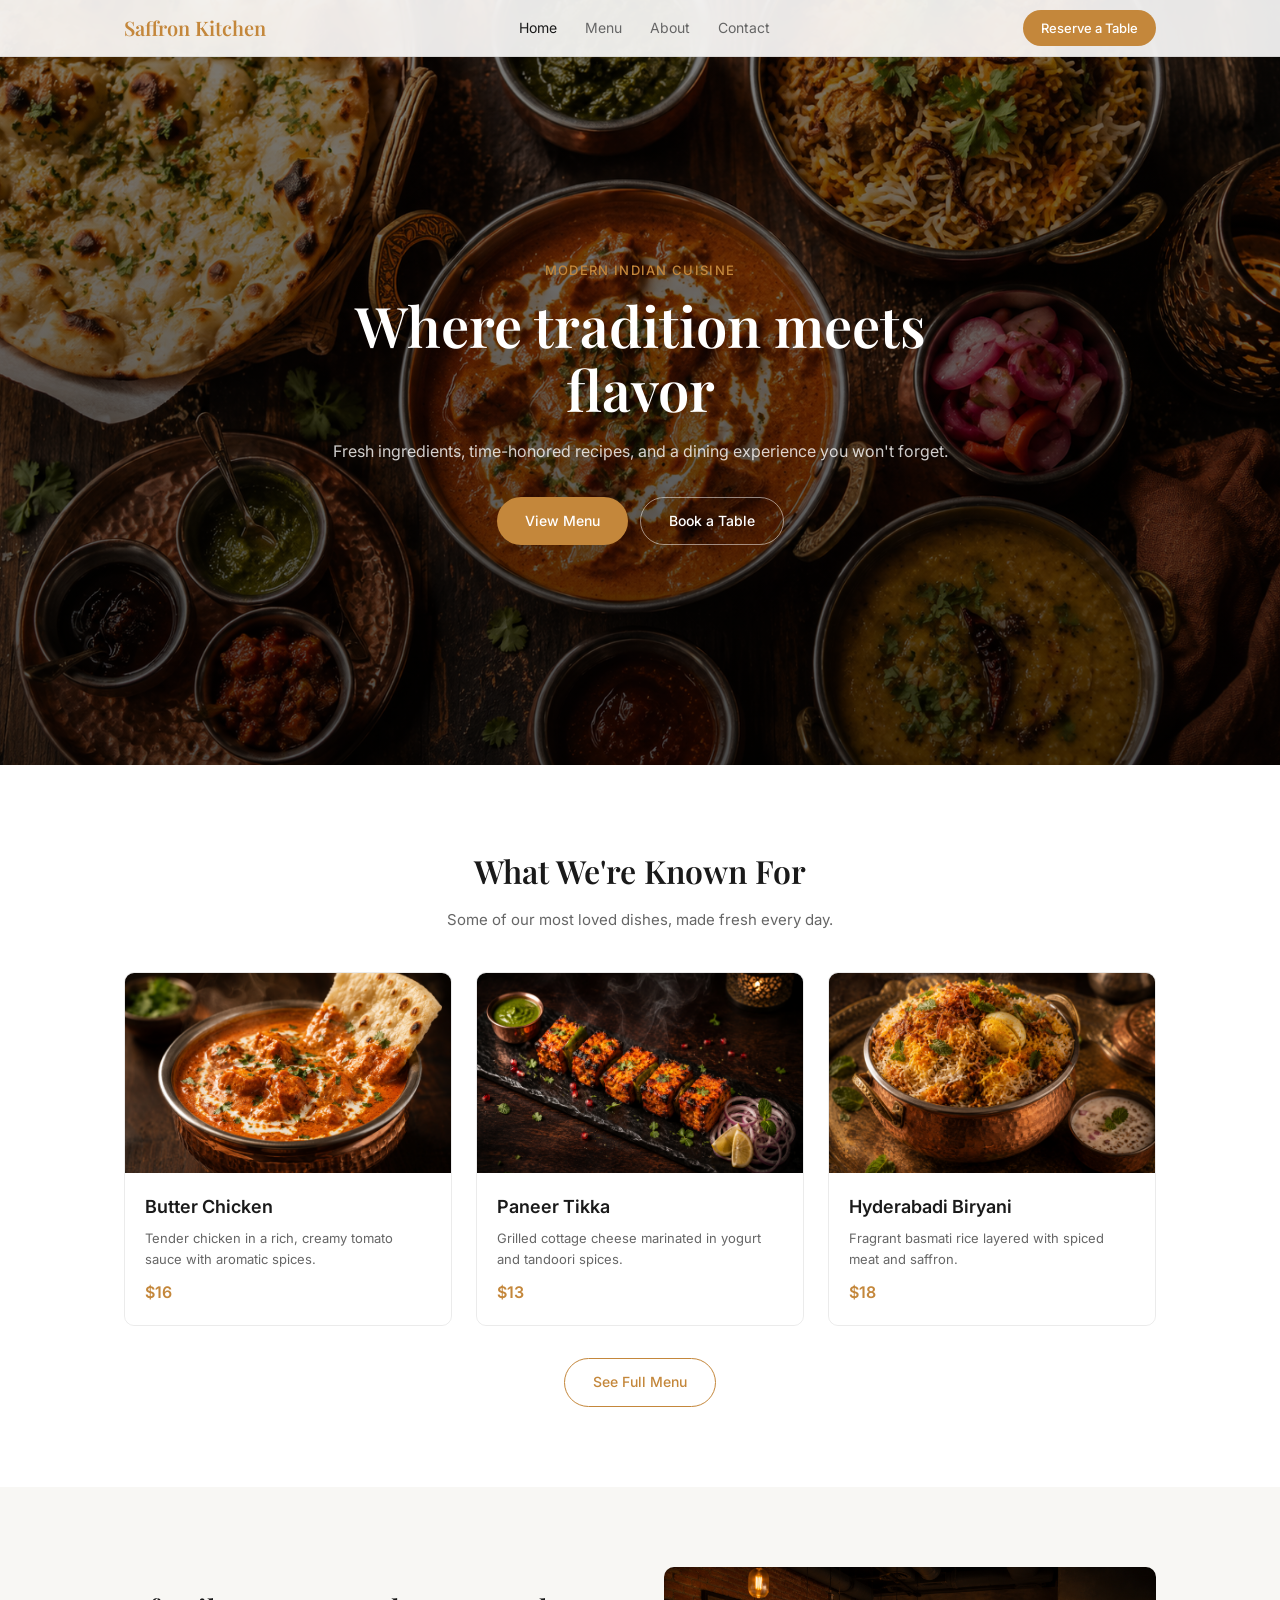
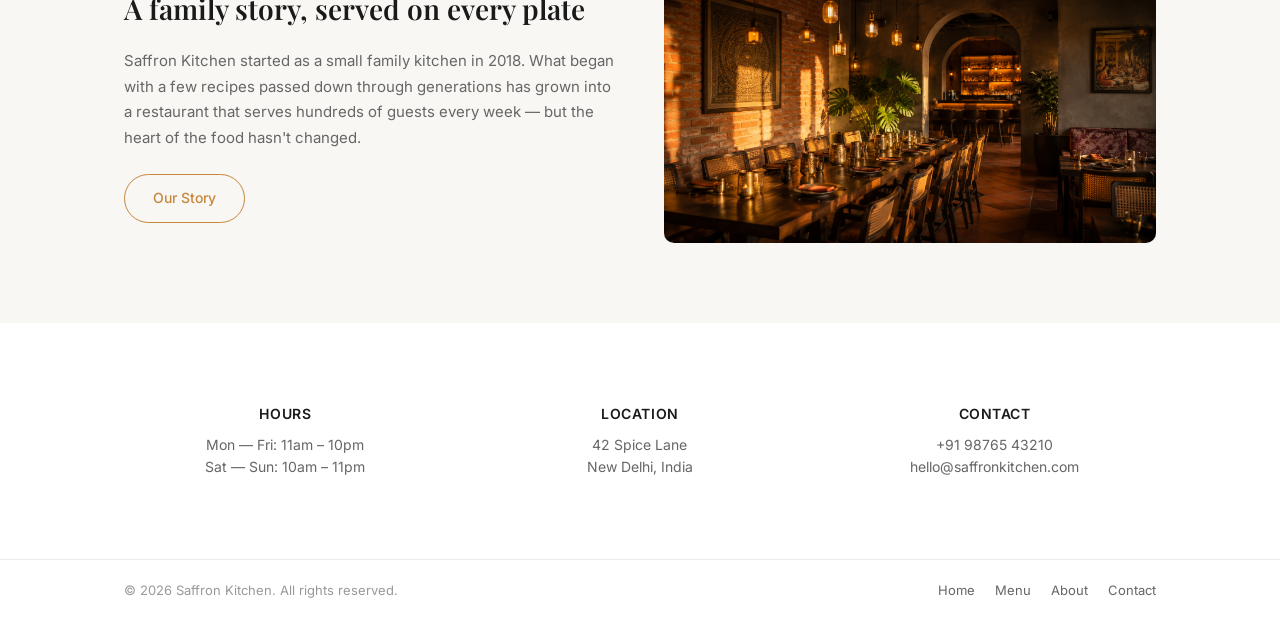
<file: index.html>
<!DOCTYPE html>
<html lang="en">
<head>
    <meta charset="UTF-8">
    <meta name="viewport" content="width=device-width, initial-scale=1.0">
    <title>Saffron Kitchen — Modern Indian Restaurant</title>
    <link rel="preconnect" href="https://fonts.googleapis.com">
    <link rel="preconnect" href="https://fonts.gstatic.com" crossorigin>
    <link href="https://fonts.googleapis.com/css2?family=Inter:wght@300;400;500;600;700&family=Playfair+Display:wght@400;500;600;700&display=swap" rel="stylesheet">
    <link rel="stylesheet" href="css/style.css">
</head>
<body>

    <nav class="nav">
        <div class="nav-inner">
            <a href="index.html" class="nav-logo">Saffron Kitchen</a>
            <div class="nav-links" id="navLinks">
                <a href="index.html" class="active">Home</a>
                <a href="menu.html">Menu</a>
                <a href="about.html">About</a>
                <a href="contact.html">Contact</a>
            </div>
            <a href="contact.html#reserve" class="nav-cta">Reserve a Table</a>
            <button class="hamburger" id="menuBtn">
                <span class="ham-line"></span>
                <span class="ham-line"></span>
            </button>
        </div>
    </nav>

    <!-- hero -->
    <section class="hero home-hero">
        <div class="hero-overlay"></div>
        <div class="hero-content">
            <p class="hero-tag">Modern Indian Cuisine</p>
            <h1>Where tradition meets flavor</h1>
            <p class="hero-sub">Fresh ingredients, time-honored recipes, and a dining experience you won't forget.</p>
            <div class="hero-btns">
                <a href="menu.html" class="btn btn-primary">View Menu</a>
                <a href="contact.html#reserve" class="btn btn-outline-light">Book a Table</a>
            </div>
        </div>
    </section>

    <!-- featured dishes -->
    <section class="section">
        <div class="container">
            <h2 class="section-title">What We're Known For</h2>
            <p class="section-sub">Some of our most loved dishes, made fresh every day.</p>
            <div class="dishes-grid">
                <div class="dish-card">
                    <div class="dish-img">
                        <img src="images/dish1.png" alt="Butter Chicken">
                    </div>
                    <div class="dish-info">
                        <h3>Butter Chicken</h3>
                        <p>Tender chicken in a rich, creamy tomato sauce with aromatic spices.</p>
                        <span class="dish-price">$16</span>
                    </div>
                </div>
                <div class="dish-card">
                    <div class="dish-img">
                        <img src="images/dish2.png" alt="Paneer Tikka">
                    </div>
                    <div class="dish-info">
                        <h3>Paneer Tikka</h3>
                        <p>Grilled cottage cheese marinated in yogurt and tandoori spices.</p>
                        <span class="dish-price">$13</span>
                    </div>
                </div>
                <div class="dish-card">
                    <div class="dish-img">
                        <img src="images/dish3.png" alt="Biryani">
                    </div>
                    <div class="dish-info">
                        <h3>Hyderabadi Biryani</h3>
                        <p>Fragrant basmati rice layered with spiced meat and saffron.</p>
                        <span class="dish-price">$18</span>
                    </div>
                </div>
            </div>
            <div class="center-link">
                <a href="menu.html" class="btn btn-outline">See Full Menu</a>
            </div>
        </div>
    </section>

    <!-- about preview -->
    <section class="section bg-alt">
        <div class="container about-preview">
            <div class="about-preview-text">
                <h2>A family story, served on every plate</h2>
                <p>Saffron Kitchen started as a small family kitchen in 2018. What began with a few recipes passed down through generations has grown into a restaurant that serves hundreds of guests every week — but the heart of the food hasn't changed.</p>
                <a href="about.html" class="btn btn-outline">Our Story</a>
            </div>
            <div class="about-preview-img">
                <img src="images/restaurant.png" alt="Inside Saffron Kitchen">
            </div>
        </div>
    </section>

    <!-- hours + location quick info -->
    <section class="section">
        <div class="container">
            <div class="info-grid">
                <div class="info-block">
                    <h3>Hours</h3>
                    <p>Mon — Fri: 11am – 10pm</p>
                    <p>Sat — Sun: 10am – 11pm</p>
                </div>
                <div class="info-block">
                    <h3>Location</h3>
                    <p>42 Spice Lane</p>
                    <p>New Delhi, India</p>
                </div>
                <div class="info-block">
                    <h3>Contact</h3>
                    <p>+91 98765 43210</p>
                    <p>hello@saffronkitchen.com</p>
                </div>
            </div>
        </div>
    </section>

    <footer class="footer">
        <div class="container footer-row">
            <span>© 2026 Saffron Kitchen. All rights reserved.</span>
            <div class="footer-links">
                <a href="index.html">Home</a>
                <a href="menu.html">Menu</a>
                <a href="about.html">About</a>
                <a href="contact.html">Contact</a>
            </div>
        </div>
    </footer>

    <script src="js/script.js"></script>
</body>
</html>
</file>
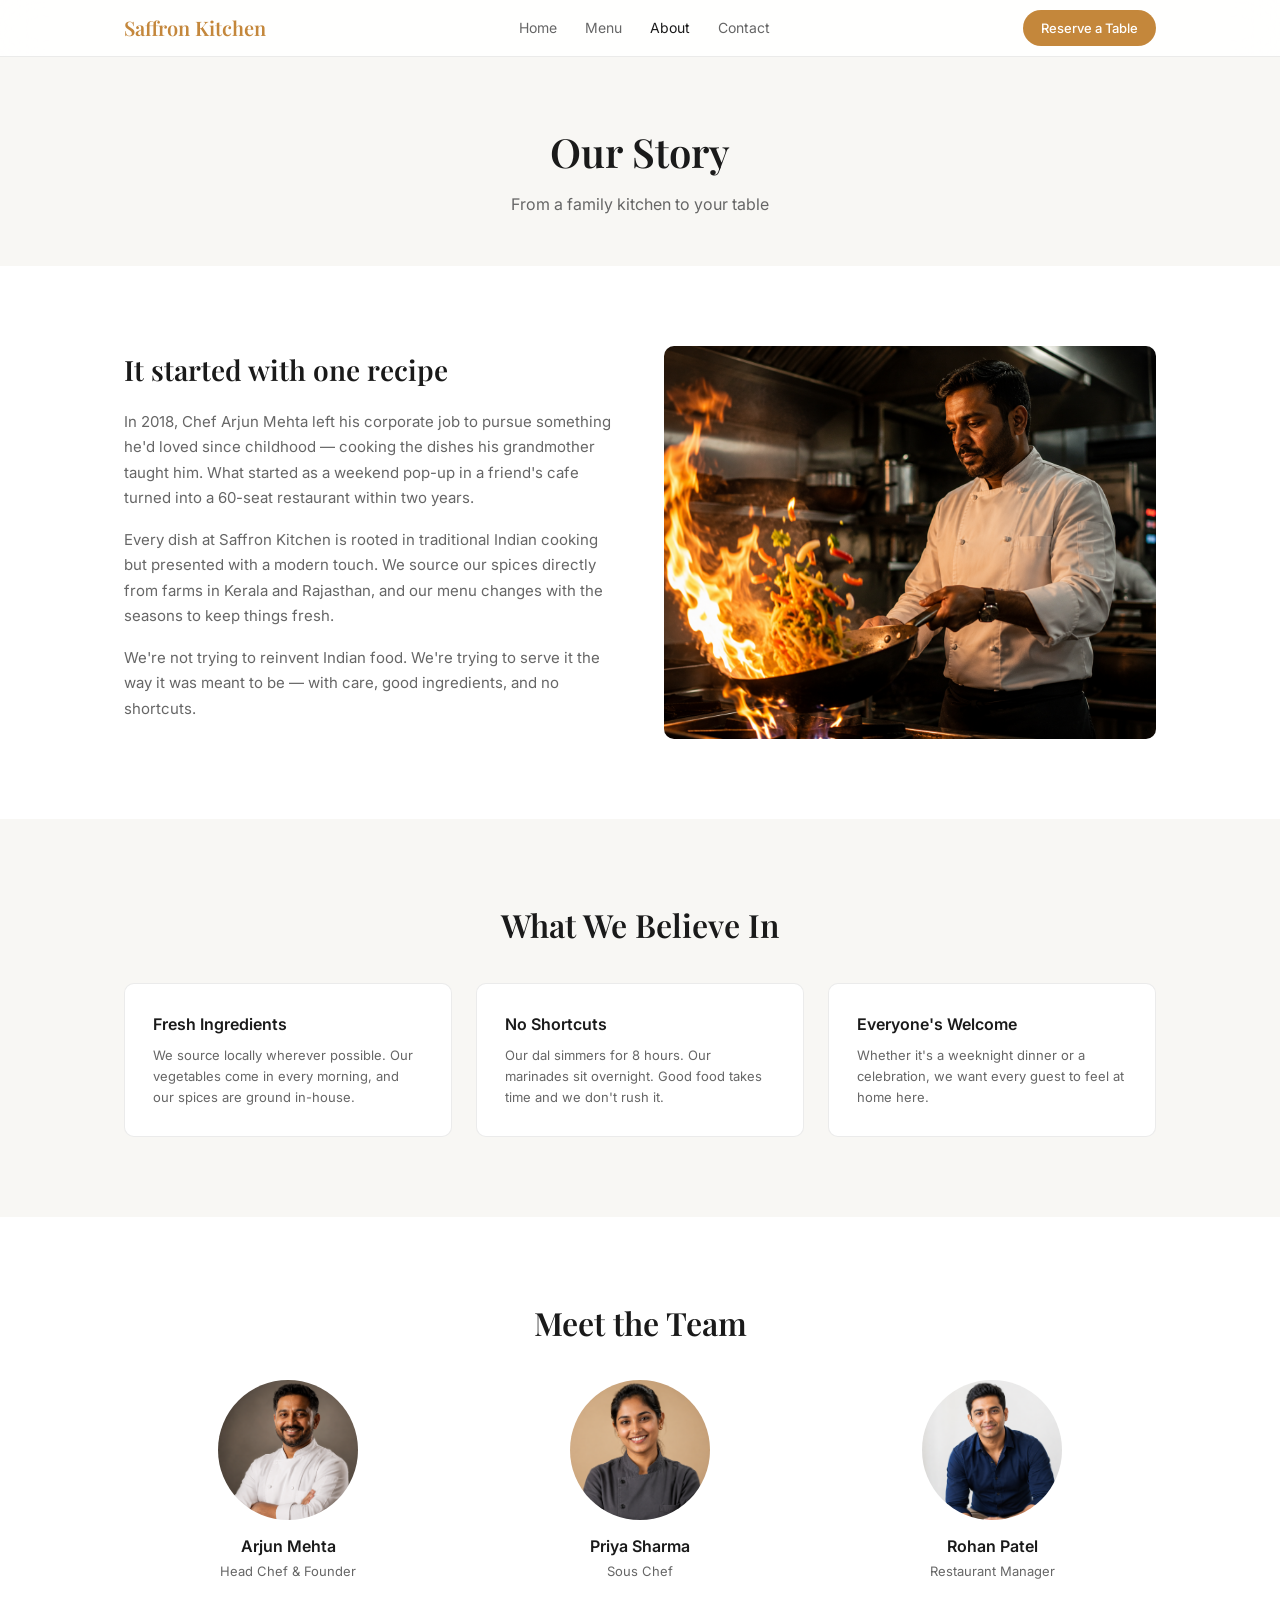
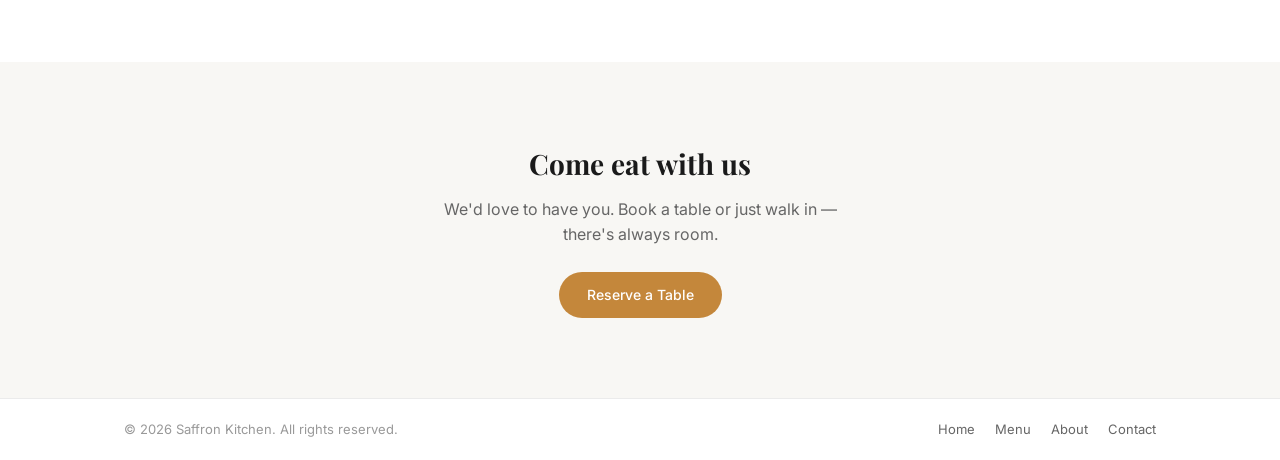
<file: about.html>
<!DOCTYPE html>
<html lang="en">
<head>
    <meta charset="UTF-8">
    <meta name="viewport" content="width=device-width, initial-scale=1.0">
    <title>About — Saffron Kitchen</title>
    <link rel="preconnect" href="https://fonts.googleapis.com">
    <link rel="preconnect" href="https://fonts.gstatic.com" crossorigin>
    <link href="https://fonts.googleapis.com/css2?family=Inter:wght@300;400;500;600;700&family=Playfair+Display:wght@400;500;600;700&display=swap" rel="stylesheet">
    <link rel="stylesheet" href="css/style.css">
</head>
<body>

    <nav class="nav">
        <div class="nav-inner">
            <a href="index.html" class="nav-logo">Saffron Kitchen</a>
            <div class="nav-links" id="navLinks">
                <a href="index.html">Home</a>
                <a href="menu.html">Menu</a>
                <a href="about.html" class="active">About</a>
                <a href="contact.html">Contact</a>
            </div>
            <a href="contact.html#reserve" class="nav-cta">Reserve a Table</a>
            <button class="hamburger" id="menuBtn">
                <span class="ham-line"></span>
                <span class="ham-line"></span>
            </button>
        </div>
    </nav>

    <section class="page-header">
        <h1>Our Story</h1>
        <p>From a family kitchen to your table</p>
    </section>

    <section class="section">
        <div class="container">
            <div class="story-grid">
                <div class="story-text">
                    <h2>It started with one recipe</h2>
                    <p>In 2018, Chef Arjun Mehta left his corporate job to pursue something he'd loved since childhood — cooking the dishes his grandmother taught him. What started as a weekend pop-up in a friend's cafe turned into a 60-seat restaurant within two years.</p>
                    <p>Every dish at Saffron Kitchen is rooted in traditional Indian cooking but presented with a modern touch. We source our spices directly from farms in Kerala and Rajasthan, and our menu changes with the seasons to keep things fresh.</p>
                    <p>We're not trying to reinvent Indian food. We're trying to serve it the way it was meant to be — with care, good ingredients, and no shortcuts.</p>
                </div>
                <div class="story-img">
                    <img src="images/chef.png" alt="Chef Arjun in the kitchen">
                </div>
            </div>
        </div>
    </section>

    <section class="section bg-alt">
        <div class="container">
            <h2 class="section-title">What We Believe In</h2>
            <div class="values-grid">
                <div class="value-card">
                    <h3>Fresh Ingredients</h3>
                    <p>We source locally wherever possible. Our vegetables come in every morning, and our spices are ground in-house.</p>
                </div>
                <div class="value-card">
                    <h3>No Shortcuts</h3>
                    <p>Our dal simmers for 8 hours. Our marinades sit overnight. Good food takes time and we don't rush it.</p>
                </div>
                <div class="value-card">
                    <h3>Everyone's Welcome</h3>
                    <p>Whether it's a weeknight dinner or a celebration, we want every guest to feel at home here.</p>
                </div>
            </div>
        </div>
    </section>

    <section class="section">
        <div class="container">
            <h2 class="section-title">Meet the Team</h2>
            <div class="team-grid">
                <div class="team-card">
                    <div class="team-img">
                        <img src="images/team1.png" alt="Chef Arjun Mehta">
                    </div>
                    <h3>Arjun Mehta</h3>
                    <p>Head Chef & Founder</p>
                </div>
                <div class="team-card">
                    <div class="team-img">
                        <img src="images/team2.png" alt="Priya Sharma">
                    </div>
                    <h3>Priya Sharma</h3>
                    <p>Sous Chef</p>
                </div>
                <div class="team-card">
                    <div class="team-img">
                        <img src="images/team3.png" alt="Rohan Patel">
                    </div>
                    <h3>Rohan Patel</h3>
                    <p>Restaurant Manager</p>
                </div>
            </div>
        </div>
    </section>

    <section class="section bg-alt cta-section">
        <div class="container cta-center">
            <h2>Come eat with us</h2>
            <p>We'd love to have you. Book a table or just walk in — there's always room.</p>
            <a href="contact.html#reserve" class="btn btn-primary">Reserve a Table</a>
        </div>
    </section>

    <footer class="footer">
        <div class="container footer-row">
            <span>© 2026 Saffron Kitchen. All rights reserved.</span>
            <div class="footer-links">
                <a href="index.html">Home</a>
                <a href="menu.html">Menu</a>
                <a href="about.html">About</a>
                <a href="contact.html">Contact</a>
            </div>
        </div>
    </footer>

    <script src="js/script.js"></script>
</body>
</html>
</file>
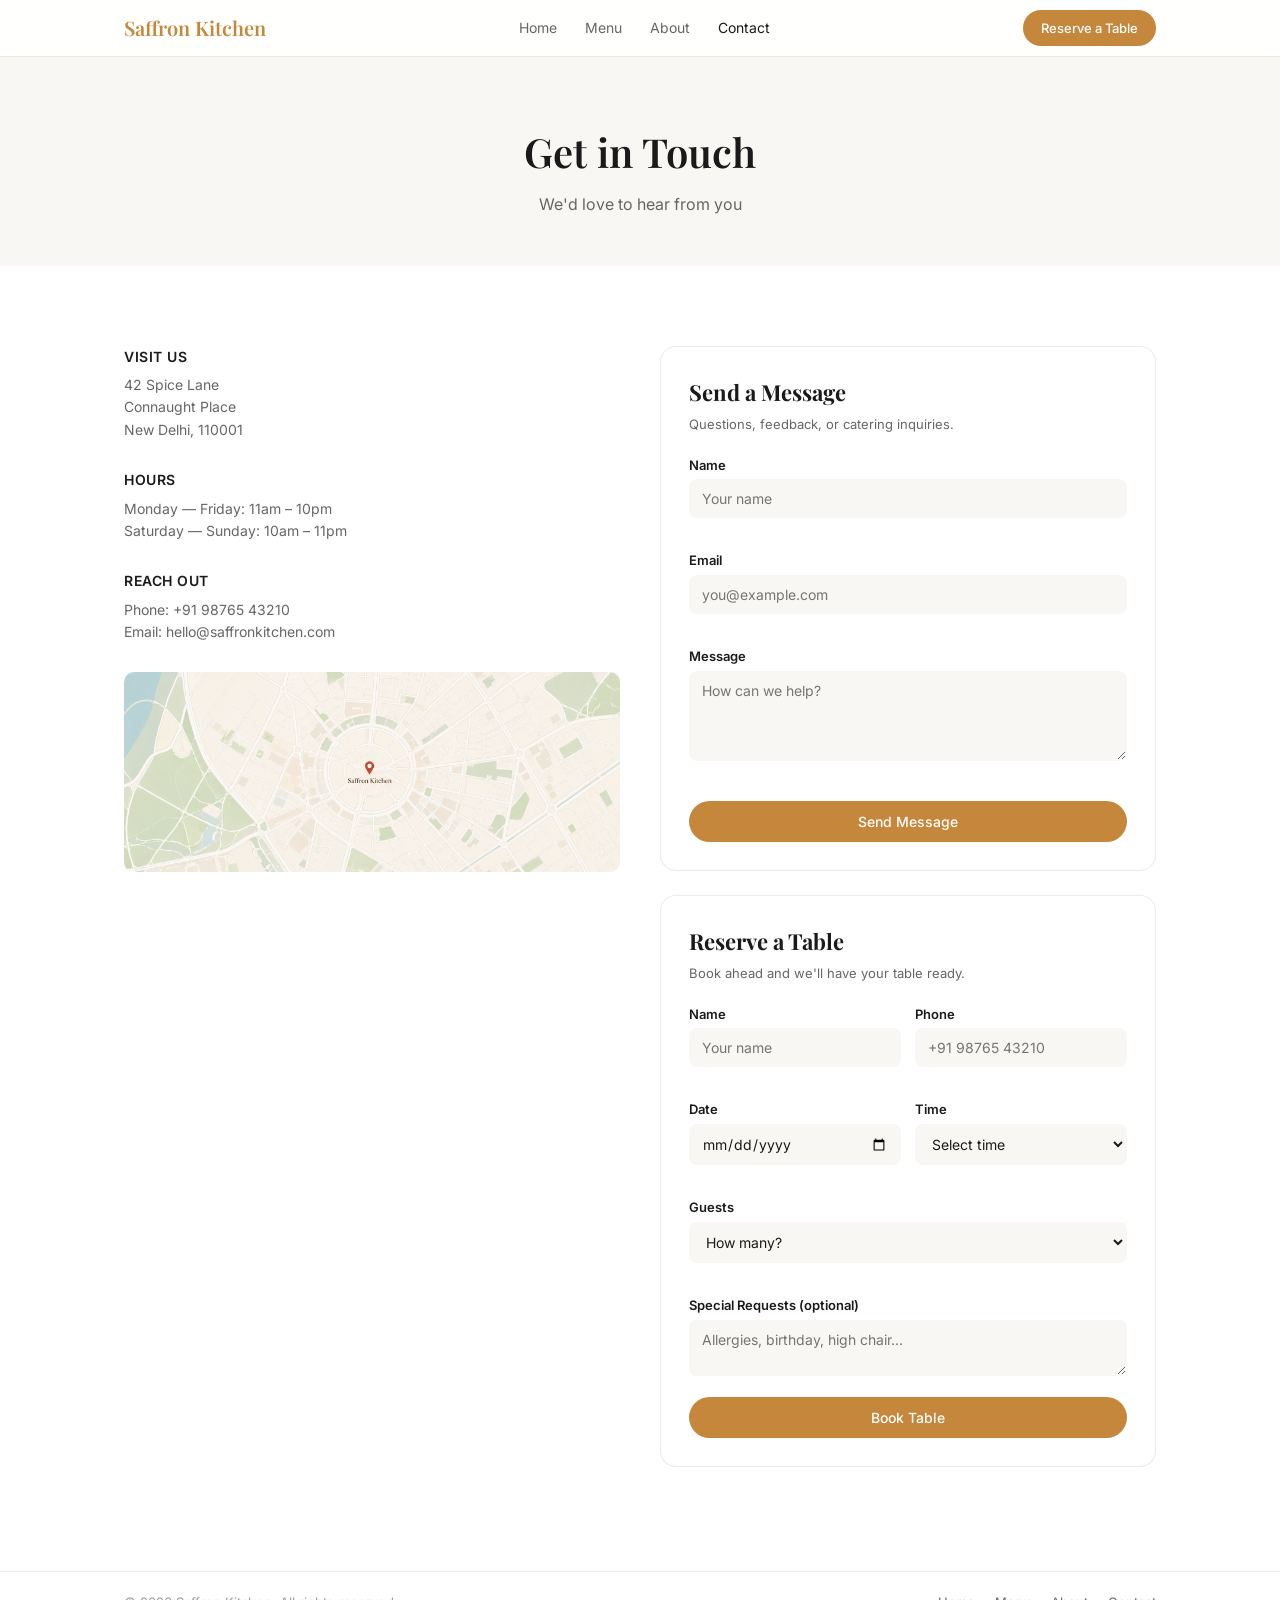
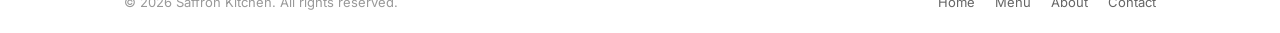
<file: contact.html>
<!DOCTYPE html>
<html lang="en">
<head>
    <meta charset="UTF-8">
    <meta name="viewport" content="width=device-width, initial-scale=1.0">
    <title>Contact — Saffron Kitchen</title>
    <link rel="preconnect" href="https://fonts.googleapis.com">
    <link rel="preconnect" href="https://fonts.gstatic.com" crossorigin>
    <link href="https://fonts.googleapis.com/css2?family=Inter:wght@300;400;500;600;700&family=Playfair+Display:wght@400;500;600;700&display=swap" rel="stylesheet">
    <link rel="stylesheet" href="css/style.css">
</head>
<body>

    <nav class="nav">
        <div class="nav-inner">
            <a href="index.html" class="nav-logo">Saffron Kitchen</a>
            <div class="nav-links" id="navLinks">
                <a href="index.html">Home</a>
                <a href="menu.html">Menu</a>
                <a href="about.html">About</a>
                <a href="contact.html" class="active">Contact</a>
            </div>
            <a href="contact.html#reserve" class="nav-cta">Reserve a Table</a>
            <button class="hamburger" id="menuBtn">
                <span class="ham-line"></span>
                <span class="ham-line"></span>
            </button>
        </div>
    </nav>

    <section class="page-header">
        <h1>Get in Touch</h1>
        <p>We'd love to hear from you</p>
    </section>

    <section class="section">
        <div class="container">
            <div class="contact-grid">

                <div class="contact-info">
                    <div class="contact-block">
                        <h3>Visit Us</h3>
                        <p>42 Spice Lane</p>
                        <p>Connaught Place</p>
                        <p>New Delhi, 110001</p>
                    </div>
                    <div class="contact-block">
                        <h3>Hours</h3>
                        <p>Monday — Friday: 11am – 10pm</p>
                        <p>Saturday — Sunday: 10am – 11pm</p>
                    </div>
                    <div class="contact-block">
                        <h3>Reach Out</h3>
                        <p>Phone: +91 98765 43210</p>
                        <p>Email: hello@saffronkitchen.com</p>
                    </div>
                    <div class="map-placeholder">
                        <img src="images/map.png" alt="Map showing Saffron Kitchen location">
                    </div>
                </div>

                <div class="contact-forms">
                    <!-- contact form -->
                    <div class="form-card">
                        <h2>Send a Message</h2>
                        <p class="form-sub">Questions, feedback, or catering inquiries.</p>
                        <div class="form-fields" id="contactFields">
                            <div class="field">
                                <label for="contactName">Name</label>
                                <input type="text" id="contactName" placeholder="Your name">
                                <span class="err" id="contactNameErr"></span>
                            </div>
                            <div class="field">
                                <label for="contactEmail">Email</label>
                                <input type="email" id="contactEmail" placeholder="you@example.com">
                                <span class="err" id="contactEmailErr"></span>
                            </div>
                            <div class="field">
                                <label for="contactMsg">Message</label>
                                <textarea id="contactMsg" rows="4" placeholder="How can we help?"></textarea>
                                <span class="err" id="contactMsgErr"></span>
                            </div>
                            <button class="btn btn-primary btn-block" id="contactSendBtn">Send Message</button>
                        </div>
                        <div class="form-done" id="contactDone">
                            <h3>Message sent!</h3>
                            <p>We'll get back to you within 24 hours.</p>
                            <button class="btn btn-outline" id="contactAgainBtn">Send Another</button>
                        </div>
                    </div>

                    <!-- reservation form -->
                    <div class="form-card" id="reserve">
                        <h2>Reserve a Table</h2>
                        <p class="form-sub">Book ahead and we'll have your table ready.</p>
                        <div class="form-fields" id="reserveFields">
                            <div class="field-row">
                                <div class="field">
                                    <label for="resName">Name</label>
                                    <input type="text" id="resName" placeholder="Your name">
                                    <span class="err" id="resNameErr"></span>
                                </div>
                                <div class="field">
                                    <label for="resPhone">Phone</label>
                                    <input type="tel" id="resPhone" placeholder="+91 98765 43210">
                                    <span class="err" id="resPhoneErr"></span>
                                </div>
                            </div>
                            <div class="field-row">
                                <div class="field">
                                    <label for="resDate">Date</label>
                                    <input type="date" id="resDate">
                                    <span class="err" id="resDateErr"></span>
                                </div>
                                <div class="field">
                                    <label for="resTime">Time</label>
                                    <select id="resTime">
                                        <option value="">Select time</option>
                                        <option value="11:00">11:00 AM</option>
                                        <option value="12:00">12:00 PM</option>
                                        <option value="13:00">1:00 PM</option>
                                        <option value="14:00">2:00 PM</option>
                                        <option value="18:00">6:00 PM</option>
                                        <option value="19:00">7:00 PM</option>
                                        <option value="20:00">8:00 PM</option>
                                        <option value="21:00">9:00 PM</option>
                                    </select>
                                    <span class="err" id="resTimeErr"></span>
                                </div>
                            </div>
                            <div class="field">
                                <label for="resGuests">Guests</label>
                                <select id="resGuests">
                                    <option value="">How many?</option>
                                    <option value="1">1 person</option>
                                    <option value="2">2 people</option>
                                    <option value="3">3 people</option>
                                    <option value="4">4 people</option>
                                    <option value="5">5 people</option>
                                    <option value="6">6 people</option>
                                    <option value="7+">7+ people</option>
                                </select>
                                <span class="err" id="resGuestsErr"></span>
                            </div>
                            <div class="field">
                                <label for="resNotes">Special Requests (optional)</label>
                                <textarea id="resNotes" rows="2" placeholder="Allergies, birthday, high chair..."></textarea>
                            </div>
                            <button class="btn btn-primary btn-block" id="reserveBtn">Book Table</button>
                        </div>
                        <div class="form-done" id="reserveDone">
                            <h3>Table booked!</h3>
                            <p>We'll confirm your reservation by phone shortly.</p>
                            <button class="btn btn-outline" id="reserveAgainBtn">Book Another</button>
                        </div>
                    </div>

                </div>
            </div>
        </div>
    </section>

    <footer class="footer">
        <div class="container footer-row">
            <span>© 2026 Saffron Kitchen. All rights reserved.</span>
            <div class="footer-links">
                <a href="index.html">Home</a>
                <a href="menu.html">Menu</a>
                <a href="about.html">About</a>
                <a href="contact.html">Contact</a>
            </div>
        </div>
    </footer>

    <script src="js/script.js"></script>
</body>
</html>
</file>
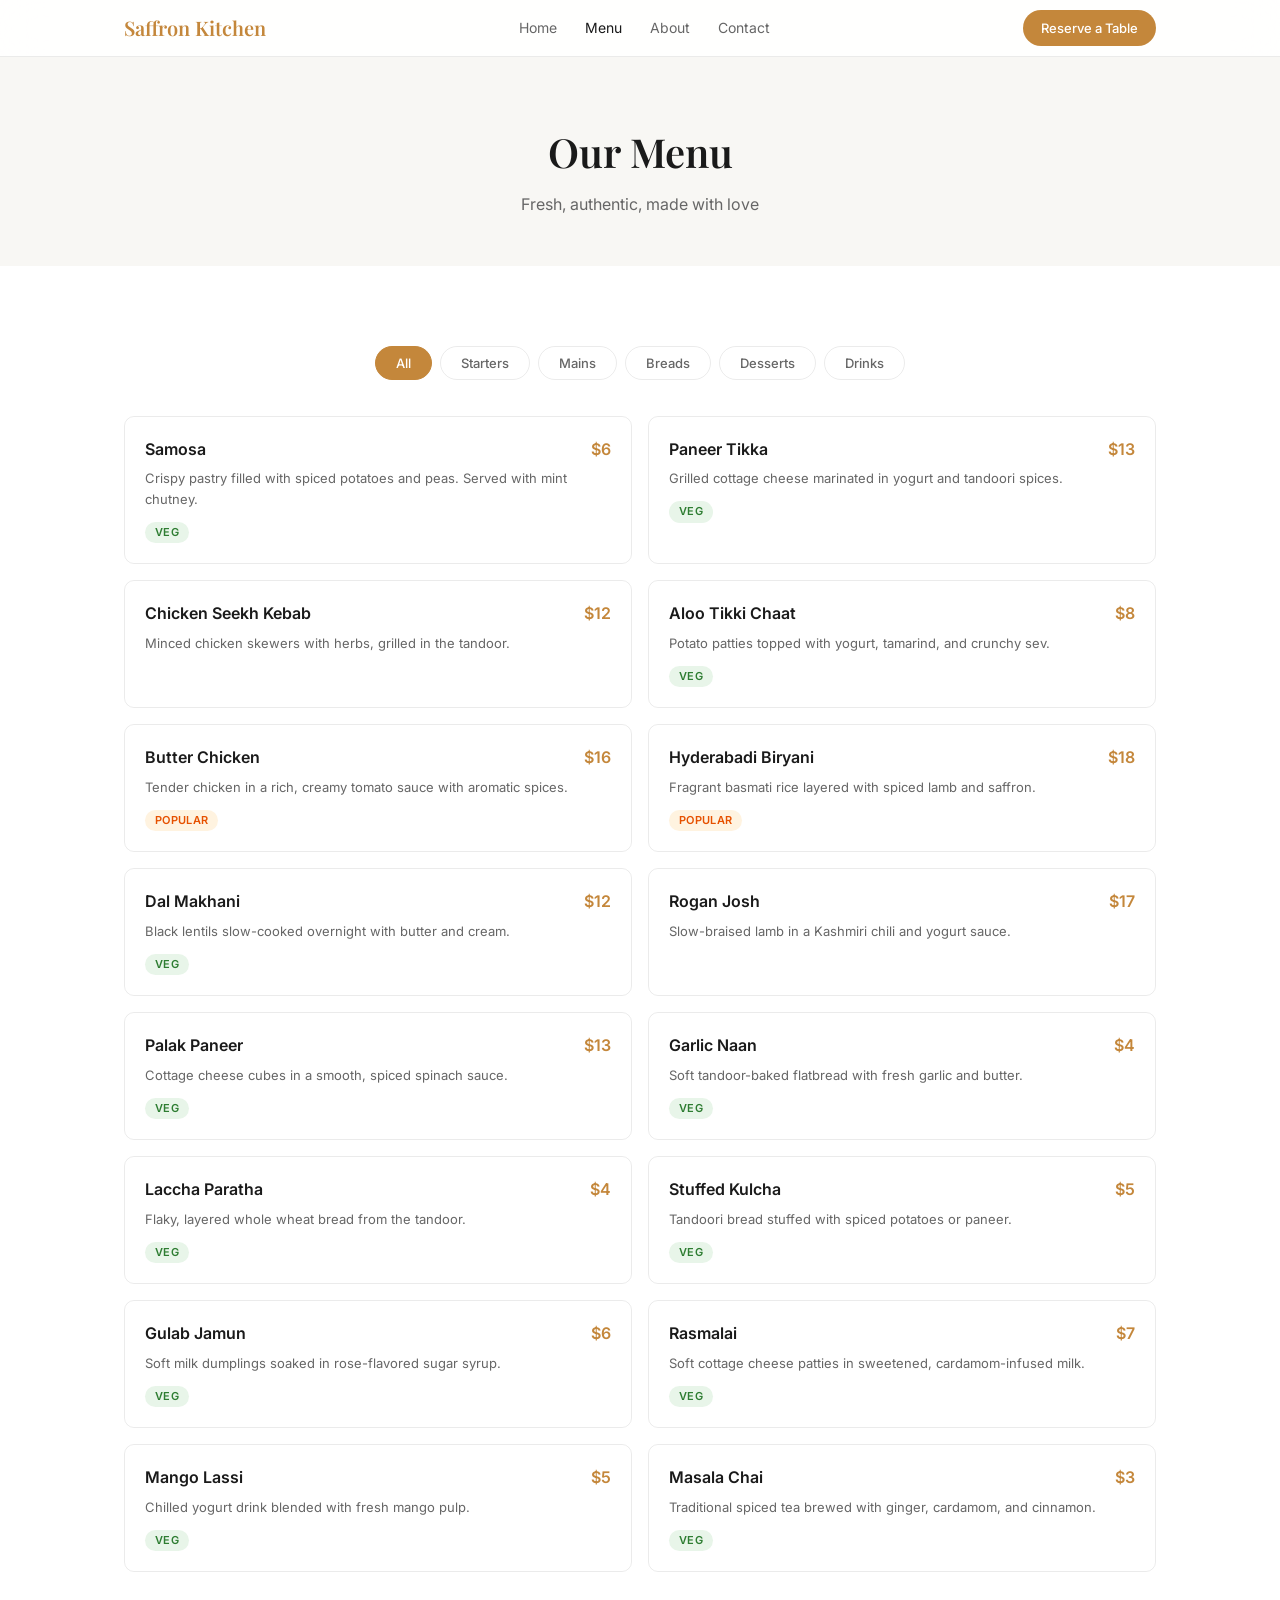
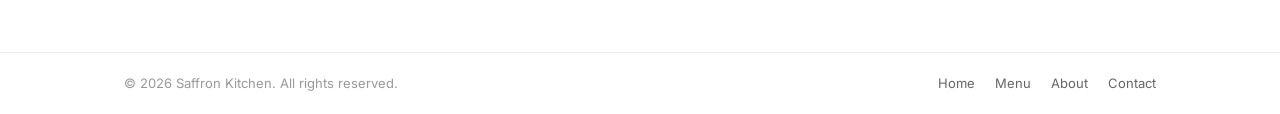
<file: menu.html>
<!DOCTYPE html>
<html lang="en">
<head>
    <meta charset="UTF-8">
    <meta name="viewport" content="width=device-width, initial-scale=1.0">
    <title>Menu — Saffron Kitchen</title>
    <link rel="preconnect" href="https://fonts.googleapis.com">
    <link rel="preconnect" href="https://fonts.gstatic.com" crossorigin>
    <link href="https://fonts.googleapis.com/css2?family=Inter:wght@300;400;500;600;700&family=Playfair+Display:wght@400;500;600;700&display=swap" rel="stylesheet">
    <link rel="stylesheet" href="css/style.css">
</head>
<body>

    <nav class="nav">
        <div class="nav-inner">
            <a href="index.html" class="nav-logo">Saffron Kitchen</a>
            <div class="nav-links" id="navLinks">
                <a href="index.html">Home</a>
                <a href="menu.html" class="active">Menu</a>
                <a href="about.html">About</a>
                <a href="contact.html">Contact</a>
            </div>
            <a href="contact.html#reserve" class="nav-cta">Reserve a Table</a>
            <button class="hamburger" id="menuBtn">
                <span class="ham-line"></span>
                <span class="ham-line"></span>
            </button>
        </div>
    </nav>

    <section class="page-header">
        <h1>Our Menu</h1>
        <p>Fresh, authentic, made with love</p>
    </section>

    <section class="section">
        <div class="container">

            <!-- filter buttons -->
            <div class="menu-filters" id="menuFilters">
                <button class="filter-btn active" data-filter="all">All</button>
                <button class="filter-btn" data-filter="starters">Starters</button>
                <button class="filter-btn" data-filter="mains">Mains</button>
                <button class="filter-btn" data-filter="breads">Breads</button>
                <button class="filter-btn" data-filter="desserts">Desserts</button>
                <button class="filter-btn" data-filter="drinks">Drinks</button>
            </div>

            <!-- menu items -->
            <div class="menu-grid" id="menuGrid">

                <div class="menu-item" data-category="starters">
                    <div class="menu-item-info">
                        <div class="menu-item-top">
                            <h3>Samosa</h3>
                            <span class="menu-price">$6</span>
                        </div>
                        <p>Crispy pastry filled with spiced potatoes and peas. Served with mint chutney.</p>
                        <span class="menu-tag veg">Veg</span>
                    </div>
                </div>

                <div class="menu-item" data-category="starters">
                    <div class="menu-item-info">
                        <div class="menu-item-top">
                            <h3>Paneer Tikka</h3>
                            <span class="menu-price">$13</span>
                        </div>
                        <p>Grilled cottage cheese marinated in yogurt and tandoori spices.</p>
                        <span class="menu-tag veg">Veg</span>
                    </div>
                </div>

                <div class="menu-item" data-category="starters">
                    <div class="menu-item-info">
                        <div class="menu-item-top">
                            <h3>Chicken Seekh Kebab</h3>
                            <span class="menu-price">$12</span>
                        </div>
                        <p>Minced chicken skewers with herbs, grilled in the tandoor.</p>
                    </div>
                </div>

                <div class="menu-item" data-category="starters">
                    <div class="menu-item-info">
                        <div class="menu-item-top">
                            <h3>Aloo Tikki Chaat</h3>
                            <span class="menu-price">$8</span>
                        </div>
                        <p>Potato patties topped with yogurt, tamarind, and crunchy sev.</p>
                        <span class="menu-tag veg">Veg</span>
                    </div>
                </div>

                <div class="menu-item" data-category="mains">
                    <div class="menu-item-info">
                        <div class="menu-item-top">
                            <h3>Butter Chicken</h3>
                            <span class="menu-price">$16</span>
                        </div>
                        <p>Tender chicken in a rich, creamy tomato sauce with aromatic spices.</p>
                        <span class="menu-tag popular">Popular</span>
                    </div>
                </div>

                <div class="menu-item" data-category="mains">
                    <div class="menu-item-info">
                        <div class="menu-item-top">
                            <h3>Hyderabadi Biryani</h3>
                            <span class="menu-price">$18</span>
                        </div>
                        <p>Fragrant basmati rice layered with spiced lamb and saffron.</p>
                        <span class="menu-tag popular">Popular</span>
                    </div>
                </div>

                <div class="menu-item" data-category="mains">
                    <div class="menu-item-info">
                        <div class="menu-item-top">
                            <h3>Dal Makhani</h3>
                            <span class="menu-price">$12</span>
                        </div>
                        <p>Black lentils slow-cooked overnight with butter and cream.</p>
                        <span class="menu-tag veg">Veg</span>
                    </div>
                </div>

                <div class="menu-item" data-category="mains">
                    <div class="menu-item-info">
                        <div class="menu-item-top">
                            <h3>Rogan Josh</h3>
                            <span class="menu-price">$17</span>
                        </div>
                        <p>Slow-braised lamb in a Kashmiri chili and yogurt sauce.</p>
                    </div>
                </div>

                <div class="menu-item" data-category="mains">
                    <div class="menu-item-info">
                        <div class="menu-item-top">
                            <h3>Palak Paneer</h3>
                            <span class="menu-price">$13</span>
                        </div>
                        <p>Cottage cheese cubes in a smooth, spiced spinach sauce.</p>
                        <span class="menu-tag veg">Veg</span>
                    </div>
                </div>

                <div class="menu-item" data-category="breads">
                    <div class="menu-item-info">
                        <div class="menu-item-top">
                            <h3>Garlic Naan</h3>
                            <span class="menu-price">$4</span>
                        </div>
                        <p>Soft tandoor-baked flatbread with fresh garlic and butter.</p>
                        <span class="menu-tag veg">Veg</span>
                    </div>
                </div>

                <div class="menu-item" data-category="breads">
                    <div class="menu-item-info">
                        <div class="menu-item-top">
                            <h3>Laccha Paratha</h3>
                            <span class="menu-price">$4</span>
                        </div>
                        <p>Flaky, layered whole wheat bread from the tandoor.</p>
                        <span class="menu-tag veg">Veg</span>
                    </div>
                </div>

                <div class="menu-item" data-category="breads">
                    <div class="menu-item-info">
                        <div class="menu-item-top">
                            <h3>Stuffed Kulcha</h3>
                            <span class="menu-price">$5</span>
                        </div>
                        <p>Tandoori bread stuffed with spiced potatoes or paneer.</p>
                        <span class="menu-tag veg">Veg</span>
                    </div>
                </div>

                <div class="menu-item" data-category="desserts">
                    <div class="menu-item-info">
                        <div class="menu-item-top">
                            <h3>Gulab Jamun</h3>
                            <span class="menu-price">$6</span>
                        </div>
                        <p>Soft milk dumplings soaked in rose-flavored sugar syrup.</p>
                        <span class="menu-tag veg">Veg</span>
                    </div>
                </div>

                <div class="menu-item" data-category="desserts">
                    <div class="menu-item-info">
                        <div class="menu-item-top">
                            <h3>Rasmalai</h3>
                            <span class="menu-price">$7</span>
                        </div>
                        <p>Soft cottage cheese patties in sweetened, cardamom-infused milk.</p>
                        <span class="menu-tag veg">Veg</span>
                    </div>
                </div>

                <div class="menu-item" data-category="drinks">
                    <div class="menu-item-info">
                        <div class="menu-item-top">
                            <h3>Mango Lassi</h3>
                            <span class="menu-price">$5</span>
                        </div>
                        <p>Chilled yogurt drink blended with fresh mango pulp.</p>
                        <span class="menu-tag veg">Veg</span>
                    </div>
                </div>

                <div class="menu-item" data-category="drinks">
                    <div class="menu-item-info">
                        <div class="menu-item-top">
                            <h3>Masala Chai</h3>
                            <span class="menu-price">$3</span>
                        </div>
                        <p>Traditional spiced tea brewed with ginger, cardamom, and cinnamon.</p>
                        <span class="menu-tag veg">Veg</span>
                    </div>
                </div>

            </div>
        </div>
    </section>

    <footer class="footer">
        <div class="container footer-row">
            <span>© 2026 Saffron Kitchen. All rights reserved.</span>
            <div class="footer-links">
                <a href="index.html">Home</a>
                <a href="menu.html">Menu</a>
                <a href="about.html">About</a>
                <a href="contact.html">Contact</a>
            </div>
        </div>
    </footer>

    <script src="js/script.js"></script>
</body>
</html>
</file>
<file: css/style.css>
/* base */

:root {
    --font: 'Inter', -apple-system, sans-serif;
    --font-display: 'Playfair Display', Georgia, serif;
    --bg: #fff;
    --bg-alt: #f8f7f4;
    --surface: #fff;
    --text: #1a1a1a;
    --text-muted: #666;
    --text-faint: #999;
    --accent: #c4873b;
    --accent-hover: #b3762e;
    --accent-light: #fdf6ed;
    --border: rgba(0,0,0,0.08);
    --red: #d63031;
    --green: #27ae60;
    --shadow: 0 2px 20px rgba(0,0,0,0.06);
    --radius: 10px;
}

*, *::before, *::after { margin: 0; padding: 0; box-sizing: border-box; }
html { scroll-behavior: smooth; }

body {
    font-family: var(--font);
    background: var(--bg);
    color: var(--text);
    line-height: 1.6;
    -webkit-font-smoothing: antialiased;
}

img { display: block; max-width: 100%; }
a { color: inherit; text-decoration: none; }
button { font-family: inherit; cursor: pointer; }

.container { max-width: 1080px; margin: 0 auto; padding: 0 24px; }
.section { padding: 80px 0; }
.bg-alt { background: var(--bg-alt); }


/* nav */

.nav {
    position: fixed; top: 0; left: 0; right: 0; z-index: 100;
    background: rgba(255,255,255,0.9);
    backdrop-filter: saturate(180%) blur(20px);
    -webkit-backdrop-filter: saturate(180%) blur(20px);
    border-bottom: 1px solid var(--border);
}

.nav-inner {
    max-width: 1080px; margin: 0 auto; padding: 0 24px;
    height: 56px; display: flex; align-items: center; justify-content: space-between;
}

.nav-logo {
    font-family: var(--font-display);
    font-size: 20px; font-weight: 600;
    color: var(--accent);
}

.nav-links { display: flex; gap: 28px; }
.nav-links a { font-size: 14px; color: var(--text-muted); transition: color 0.2s; }
.nav-links a:hover, .nav-links a.active { color: var(--text); }

.nav-cta {
    font-size: 13px; font-weight: 500;
    padding: 8px 18px; border-radius: 980px;
    background: var(--accent); color: #fff;
    transition: background 0.2s;
}
.nav-cta:hover { background: var(--accent-hover); }

.hamburger {
    display: none; background: none; border: none;
    width: 24px; height: 18px; position: relative;
    flex-direction: column; justify-content: space-between;
}
.ham-line {
    display: block; height: 1.5px; width: 100%;
    background: var(--text); border-radius: 1px;
    transition: transform 0.2s, opacity 0.2s;
}
.hamburger.open .ham-line:first-child { transform: translateY(8px) rotate(45deg); }
.hamburger.open .ham-line:last-child { transform: translateY(-8px) rotate(-45deg); }


/* buttons */

.btn {
    display: inline-flex; align-items: center; justify-content: center;
    padding: 12px 28px; font-size: 14px; font-weight: 500;
    border-radius: 980px; border: none; transition: all 0.2s;
}
.btn-primary { background: var(--accent); color: #fff; }
.btn-primary:hover { background: var(--accent-hover); }
.btn-outline { background: transparent; color: var(--accent); border: 1.5px solid var(--accent); }
.btn-outline:hover { background: var(--accent); color: #fff; }
.btn-outline-light { background: transparent; color: #fff; border: 1.5px solid rgba(255,255,255,0.5); }
.btn-outline-light:hover { background: rgba(255,255,255,0.15); border-color: #fff; }
.btn-block { width: 100%; }


/* hero */

.home-hero {
    min-height: 85vh; display: flex; align-items: center;
    justify-content: center; text-align: center;
    position: relative; overflow: hidden;
    background: url('../images/hero-bg.png') center/cover no-repeat;
    padding: 120px 24px 80px;
}

.hero-overlay {
    position: absolute; inset: 0;
    background: linear-gradient(to bottom, rgba(0,0,0,0.5), rgba(0,0,0,0.7));
}

.hero-content { position: relative; z-index: 1; max-width: 640px; }

.hero-tag {
    font-size: 13px; font-weight: 500; text-transform: uppercase;
    letter-spacing: 0.1em; color: var(--accent); margin-bottom: 12px;
}

.home-hero h1 {
    font-family: var(--font-display);
    font-size: clamp(36px, 6vw, 56px);
    font-weight: 600; color: #fff; line-height: 1.15;
    margin-bottom: 16px;
}

.hero-sub { font-size: 16px; color: rgba(255,255,255,0.8); margin-bottom: 32px; line-height: 1.7; }

.hero-btns { display: flex; gap: 12px; justify-content: center; flex-wrap: wrap; }


/* page headers (inner pages) */

.page-header {
    padding: 120px 24px 48px;
    text-align: center; background: var(--bg-alt);
}

.page-header h1 {
    font-family: var(--font-display);
    font-size: 40px; font-weight: 600; margin-bottom: 8px;
}

.page-header p { color: var(--text-muted); font-size: 16px; }


/* section titles */

.section-title {
    font-family: var(--font-display);
    font-size: 32px; font-weight: 600; text-align: center;
    margin-bottom: 12px;
}
.section-sub { text-align: center; color: var(--text-muted); font-size: 15px; margin-bottom: 40px; }


/* dishes grid (home) */

.dishes-grid { display: grid; grid-template-columns: repeat(3, 1fr); gap: 24px; margin-bottom: 32px; }

.dish-card {
    border: 1px solid var(--border); border-radius: var(--radius);
    overflow: hidden; transition: transform 0.2s, box-shadow 0.2s;
}
.dish-card:hover { transform: translateY(-3px); box-shadow: var(--shadow); }

.dish-img { height: 200px; overflow: hidden; background: var(--bg-alt); }
.dish-img img { width: 100%; height: 100%; object-fit: cover; transition: transform 0.3s; }
.dish-card:hover .dish-img img { transform: scale(1.05); }

.dish-info { padding: 20px; }
.dish-info h3 { font-size: 18px; font-weight: 600; margin-bottom: 6px; }
.dish-info p { font-size: 13px; color: var(--text-muted); margin-bottom: 10px; }
.dish-price { font-size: 16px; font-weight: 600; color: var(--accent); }

.center-link { text-align: center; }


/* about preview (home) */

.about-preview { display: grid; grid-template-columns: 1fr 1fr; gap: 48px; align-items: center; }
.about-preview h2 { font-family: var(--font-display); font-size: 28px; font-weight: 600; margin-bottom: 16px; }
.about-preview p { color: var(--text-muted); font-size: 15px; margin-bottom: 24px; line-height: 1.7; }
.about-preview-img img { border-radius: var(--radius); width: 100%; }


/* info grid (home) */

.info-grid { display: grid; grid-template-columns: repeat(3, 1fr); gap: 32px; text-align: center; }
.info-block h3 { font-size: 14px; font-weight: 600; text-transform: uppercase; letter-spacing: 0.04em; margin-bottom: 8px; }
.info-block p { font-size: 14px; color: var(--text-muted); }


/* menu page */

.menu-filters {
    display: flex; gap: 8px; justify-content: center;
    flex-wrap: wrap; margin-bottom: 36px;
}

.filter-btn {
    padding: 8px 20px; font-size: 13px; font-weight: 500;
    border: 1px solid var(--border); border-radius: 980px;
    background: transparent; color: var(--text-muted);
    transition: all 0.2s;
}
.filter-btn:hover { border-color: var(--accent); color: var(--accent); }
.filter-btn.active { background: var(--accent); color: #fff; border-color: var(--accent); }

.menu-grid { display: grid; grid-template-columns: repeat(2, 1fr); gap: 16px; }

.menu-item {
    border: 1px solid var(--border); border-radius: var(--radius);
    padding: 20px; transition: box-shadow 0.2s;
}
.menu-item:hover { box-shadow: var(--shadow); }
.menu-item.hidden { display: none; }

.menu-item-top { display: flex; justify-content: space-between; align-items: baseline; margin-bottom: 6px; }
.menu-item-top h3 { font-size: 16px; font-weight: 600; }
.menu-price { font-size: 16px; font-weight: 600; color: var(--accent); }
.menu-item p { font-size: 13px; color: var(--text-muted); margin-bottom: 8px; }

.menu-tag {
    display: inline-block; font-size: 11px; font-weight: 600;
    padding: 2px 10px; border-radius: 980px; text-transform: uppercase;
    letter-spacing: 0.03em;
}
.menu-tag.veg { background: #e8f5e9; color: #2e7d32; }
.menu-tag.popular { background: #fff3e0; color: #e65100; }


/* about page */

.story-grid { display: grid; grid-template-columns: 1fr 1fr; gap: 48px; align-items: center; }
.story-text h2 { font-family: var(--font-display); font-size: 28px; font-weight: 600; margin-bottom: 16px; }
.story-text p { color: var(--text-muted); font-size: 15px; line-height: 1.7; margin-bottom: 16px; }
.story-img img { border-radius: var(--radius); }

.values-grid { display: grid; grid-template-columns: repeat(3, 1fr); gap: 24px; margin-top: 32px; }
.value-card {
    background: var(--surface); border: 1px solid var(--border);
    border-radius: var(--radius); padding: 28px;
}
.value-card h3 { font-size: 16px; font-weight: 600; margin-bottom: 8px; }
.value-card p { font-size: 13px; color: var(--text-muted); line-height: 1.6; }

.team-grid { display: grid; grid-template-columns: repeat(3, 1fr); gap: 24px; margin-top: 32px; text-align: center; }
.team-img { width: 140px; height: 140px; margin: 0 auto 14px; border-radius: 50%; overflow: hidden; background: var(--bg-alt); }
.team-img img { width: 100%; height: 100%; object-fit: cover; }
.team-card h3 { font-size: 16px; font-weight: 600; margin-bottom: 2px; }
.team-card p { font-size: 13px; color: var(--text-muted); }

.cta-center { text-align: center; max-width: 480px; margin: 0 auto; }
.cta-center h2 { font-family: var(--font-display); font-size: 28px; margin-bottom: 10px; }
.cta-center p { color: var(--text-muted); margin-bottom: 24px; }


/* contact page */

.contact-grid { display: grid; grid-template-columns: 1fr 1fr; gap: 40px; }

.contact-block { margin-bottom: 28px; }
.contact-block h3 { font-size: 14px; font-weight: 600; text-transform: uppercase; letter-spacing: 0.04em; margin-bottom: 6px; }
.contact-block p { font-size: 14px; color: var(--text-muted); }

.map-placeholder { border-radius: var(--radius); overflow: hidden; margin-top: 8px; background: var(--bg-alt); }
.map-placeholder img { width: 100%; height: 200px; object-fit: cover; }

.form-card {
    background: var(--surface); border: 1px solid var(--border);
    border-radius: 16px; padding: 28px; margin-bottom: 24px;
}
.form-card h2 { font-family: var(--font-display); font-size: 22px; margin-bottom: 4px; }
.form-sub { font-size: 13px; color: var(--text-muted); margin-bottom: 20px; }

.field { margin-bottom: 14px; }
.field label { display: block; font-size: 13px; font-weight: 600; margin-bottom: 4px; }
.field input, .field textarea, .field select {
    width: 100%; padding: 10px 12px; font-size: 14px;
    font-family: var(--font); background: var(--bg-alt);
    color: var(--text); border: 1.5px solid transparent;
    border-radius: 8px; outline: none; resize: vertical;
    transition: border-color 0.2s;
}
.field input:focus, .field textarea:focus, .field select:focus { border-color: var(--accent); }
.field input.bad, .field textarea.bad, .field select.bad { border-color: var(--red); }
.field input.good, .field textarea.good, .field select.good { border-color: var(--green); }

.field-row { display: grid; grid-template-columns: 1fr 1fr; gap: 14px; }

.err { display: block; font-size: 11px; color: var(--red); margin-top: 3px; min-height: 15px; }

.form-done { display: none; text-align: center; padding: 20px 0; }
.form-card.sent .form-fields { display: none; }
.form-card.sent .form-done { display: block; }
.form-done h3 { font-size: 18px; font-weight: 600; margin-bottom: 6px; color: var(--green); }
.form-done p { color: var(--text-muted); font-size: 14px; margin-bottom: 16px; }


/* footer */

.footer { border-top: 1px solid var(--border); padding: 20px 0; }
.footer-row { display: flex; justify-content: space-between; align-items: center; font-size: 13px; color: var(--text-faint); }
.footer-links { display: flex; gap: 20px; }
.footer-links a { color: var(--text-muted); transition: color 0.2s; }
.footer-links a:hover { color: var(--text); }


/* responsive */

@media (max-width: 768px) {
    .nav-links {
        display: none; position: absolute; top: 56px; left: 0; right: 0;
        flex-direction: column; background: rgba(255,255,255,0.95);
        backdrop-filter: blur(20px); -webkit-backdrop-filter: blur(20px);
        border-bottom: 1px solid var(--border);
        padding: 16px 24px; gap: 14px;
    }
    .nav-links.open { display: flex; }
    .nav-cta { display: none; }
    .hamburger { display: flex; }

    .section { padding: 56px 0; }

    .dishes-grid { grid-template-columns: 1fr; }
    .about-preview { grid-template-columns: 1fr; gap: 32px; }
    .info-grid { grid-template-columns: 1fr; gap: 24px; }
    .menu-grid { grid-template-columns: 1fr; }
    .story-grid { grid-template-columns: 1fr; gap: 32px; }
    .values-grid { grid-template-columns: 1fr; }
    .team-grid { grid-template-columns: 1fr; gap: 32px; }
    .contact-grid { grid-template-columns: 1fr; }
    .field-row { grid-template-columns: 1fr; }

    .footer-row { flex-direction: column; gap: 8px; text-align: center; }
    .page-header h1 { font-size: 32px; }
}
</file>
